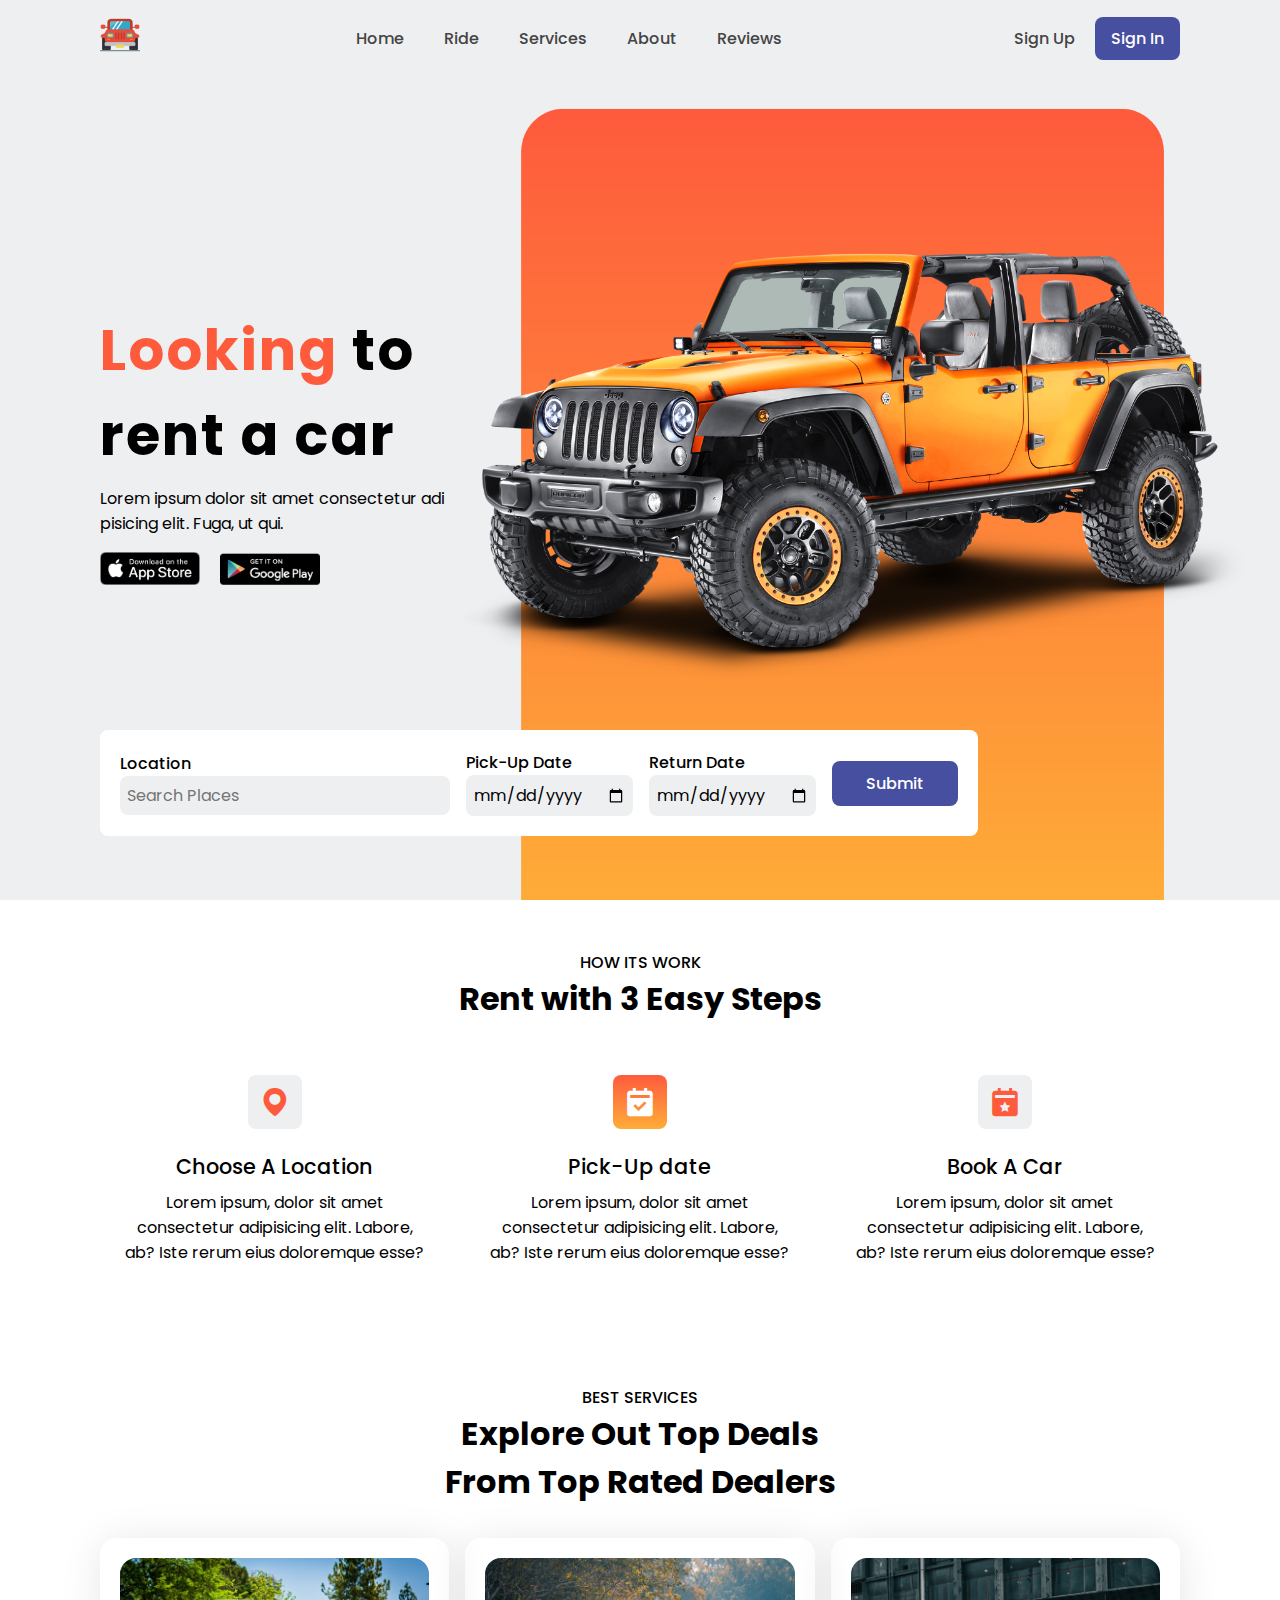
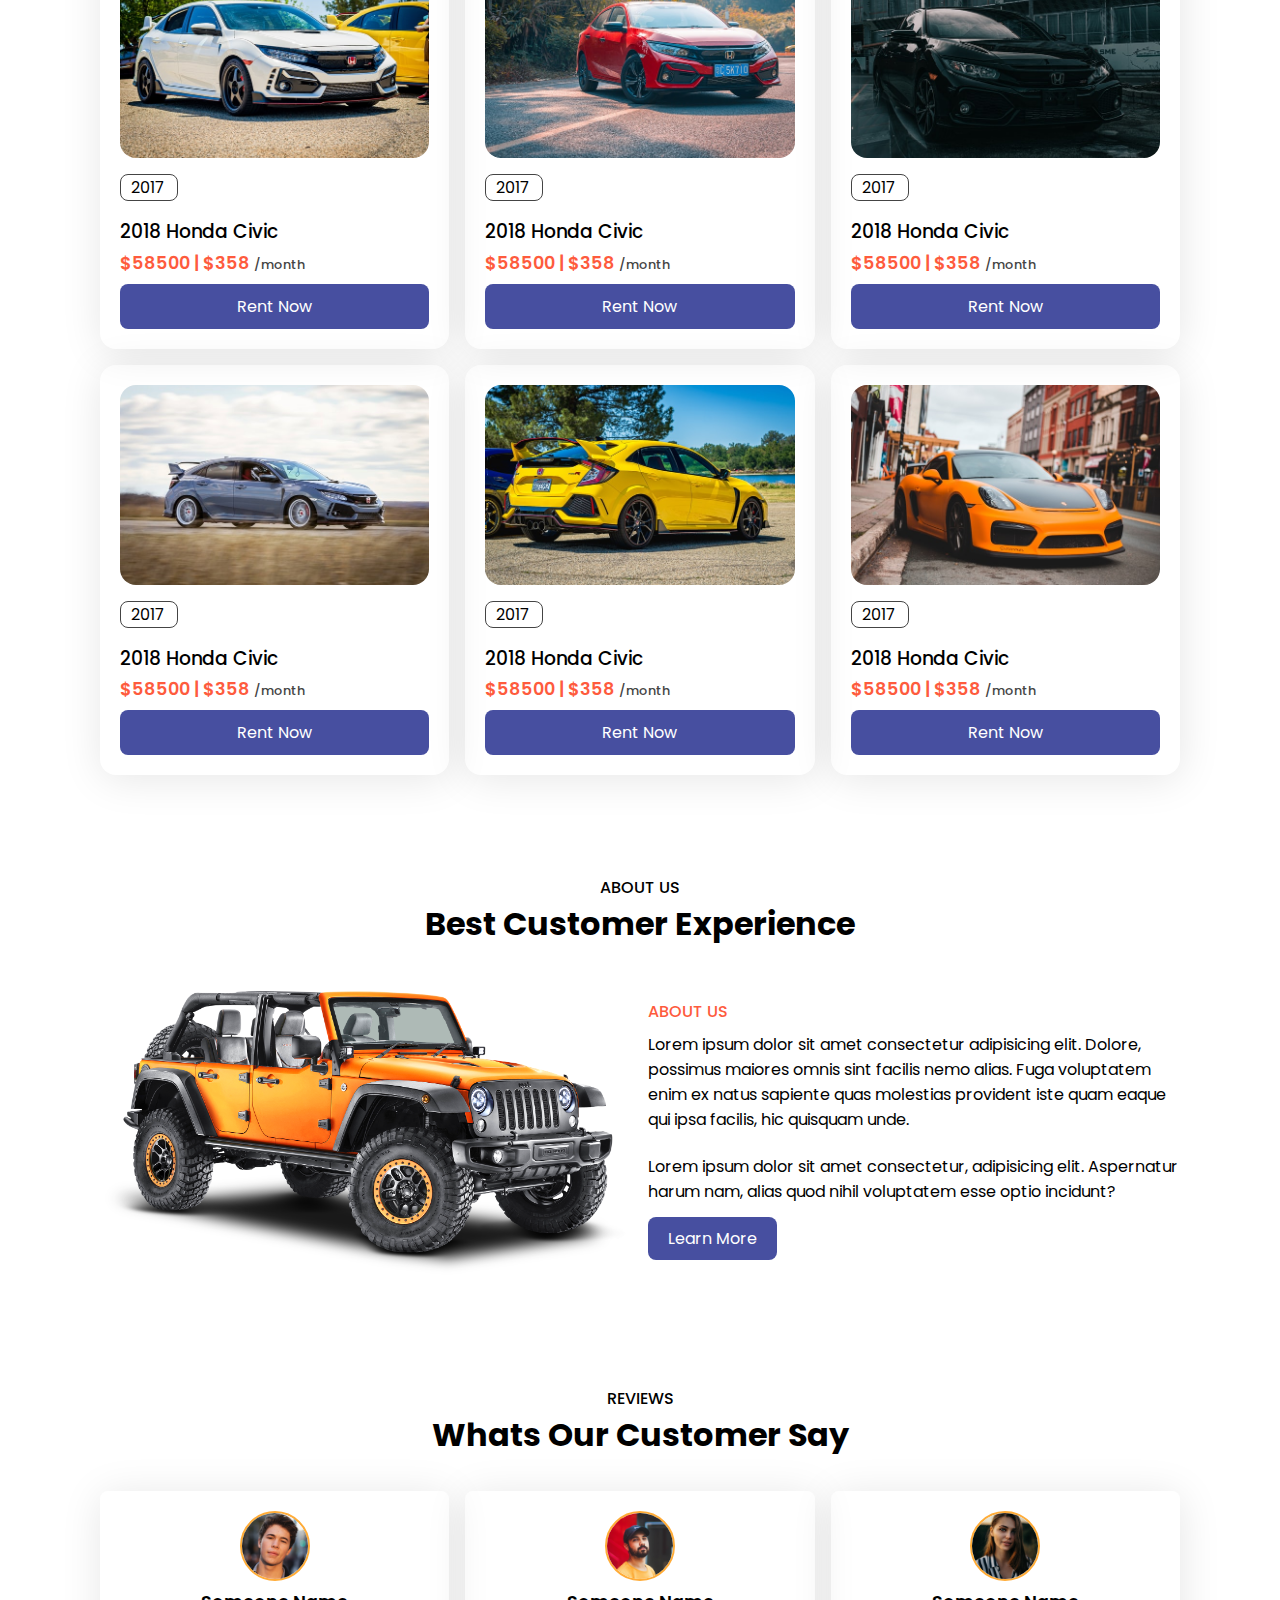
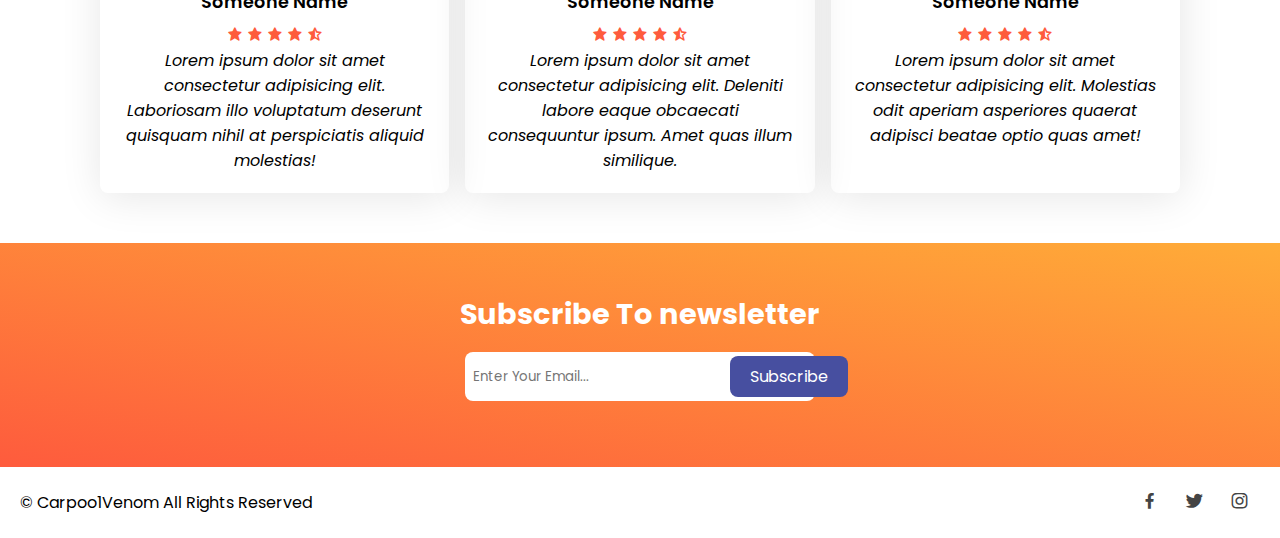
<file: index.html>
<!DOCTYPE html>
<html lang="en">
<head>
    <meta charset="UTF-8">
    <meta name="viewport" content="width=device-width, initial-scale=1.0">
    <title>Car Rental Website</title>
    <link rel="stylesheet" href="style.css">
    <link rel="stylesheet"
    href="https://cdn.jsdelivr.net/npm/boxicons@latest/css/boxicons.min.css">
</head>
<body>
    <header>
        <a href="#" class="logo"><img src="./asset/Images/jeep.png" alt=""></a>

        <div class="bx bx-menu" id="menu-icon"></div>

        <ul class="navbar">
            <li><a href="#home">Home</a></li>
            <li><a href="#ride">Ride</a></li>
            <li><a href="#services">Services</a></li>
            <li><a href="#about">About</a></li>
            <li><a href="#reviews">Reviews</a></li>
        </ul>
        <div class="header-btn">
            <a href="#" class="sign-up">Sign Up</a>
            <a href="#" class="sign-in">Sign In</a>
        </div>
    </header>
    <section class="home" id="home">
        <div class="text">
            <h1><span>Looking</span> to <br>rent a car</h1>
            <p>Lorem ipsum dolor sit amet consectetur adi <br> pisicing elit. Fuga, ut qui.</p>
            <div class="app-stores">
                <img src="./asset/Images/ios.png" alt="">
                <img src="./asset/Images/512x512.png" alt="">
            </div>
        </div>

        <div class="form-container">
            <form action="">
                <div class="input-box">
                    <span>Location</span>
                    <input type="search" name="" id="" placeholder="Search Places">
                </div>
                <div class="input-box">
                    <span>Pick-Up Date</span>
                    <input type="date" name="" id="">
                </div>
                <div class="input-box">
                    <span>Return Date</span>
                    <input type="date" name="" id=""> 
                </div>
                <input type="submit" name="" id="" class="btn">
            </form>
        </div>
    </section>
    <section class="ride" id="ride">
        <div class="heading">
            <span>How Its Work</span>
            <h1>Rent with 3 Easy Steps</h1>
        </div>
        <div class="ride-container">
            <div class="box">
                <i class='bx bxs-map'></i>
                <h2>Choose A Location</h2>
                <p>Lorem ipsum, dolor sit amet consectetur adipisicing elit. Labore, ab? Iste rerum eius doloremque esse?</p>
            </div>
            <div class="box">
                <i class='bx bxs-calendar-check'></i>
                <h2>Pick-Up date</h2>
                <p>Lorem ipsum, dolor sit amet consectetur adipisicing elit. Labore, ab? Iste rerum eius doloremque esse?</p>
            </div>
            <div class="box">
                <i class='bx bxs-calendar-star'></i>
                <h2>Book A Car</h2>
                <p>Lorem ipsum, dolor sit amet consectetur adipisicing elit. Labore, ab? Iste rerum eius doloremque esse?</p>
            </div>
        </div>
    </section>
    <section class="services" id="services">
        <div class="heading">
            <span>Best Services</span>
            <h1>Explore Out Top Deals <br> From Top Rated  Dealers</h1>
        </div>
        <div class="services-container">
            <div class="box">
                <div class="box-img">
                    <img src="./asset/Images/car1.jpg" alt="">
                </div>
                <p>2017</p>
                <h3>2018 Honda Civic</h3>
                <h2>$58500 | $358 <span>/month</span></h2>
                <a href="#" class="btn">Rent Now</a>
            </div>
            <div class="box">
                <div class="box-img">
                    <img src="./asset/Images/car2.jpg" alt="">
                </div>
                <p>2017</p>
                <h3>2018 Honda Civic</h3>
                <h2>$58500 | $358 <span>/month</span></h2>
                <a href="#" class="btn">Rent Now</a>
            </div>
            <div class="box">
                <div class="box-img">
                    <img src="./asset/Images/car3.jpg" alt="">
                </div>
                <p>2017</p>
                <h3>2018 Honda Civic</h3>
                <h2>$58500 | $358 <span>/month</span></h2>
                <a href="#" class="btn">Rent Now</a>
            </div>
            <div class="box">
                <div class="box-img">
                    <img src="./asset/Images/car4.jpg" alt="">
                </div>
                <p>2017</p>
                <h3>2018 Honda Civic</h3>
                <h2>$58500 | $358 <span>/month</span></h2>
                <a href="#" class="btn">Rent Now</a>
            </div>
            <div class="box">
                <div class="box-img">
                    <img src="./asset/Images/car5.jpg" alt="">
                </div>
                <p>2017</p>
                <h3>2018 Honda Civic</h3>
                <h2>$58500 | $358 <span>/month</span></h2>
                <a href="#" class="btn">Rent Now</a>
            </div>
            <div class="box">
                <div class="box-img">
                    <img src="./asset/Images/car6.jpg" alt="">
                </div>
                <p>2017</p>
                <h3>2018 Honda Civic</h3>
                <h2>$58500 | $358 <span>/month</span></h2>
                <a href="#" class="btn">Rent Now</a>
            </div>
        </div>
    </section>
    <section class="about" id="about">
        <div class="heading">
            <span>About Us</span>
            <h1>Best Customer Experience</h1>
        </div>
        <div class="about-container">
            <div class="about-img">
                <img src="./asset/Images/about.png" alt="">
            </div>
            <div class="about-text">
                <span>About Us</span>
                <p>Lorem ipsum dolor sit amet consectetur adipisicing elit. Dolore, possimus maiores omnis sint facilis nemo alias. Fuga voluptatem enim ex natus sapiente quas molestias provident iste quam eaque qui ipsa facilis, hic quisquam unde.</p>
                <p>Lorem ipsum dolor sit amet consectetur, adipisicing elit. Aspernatur harum nam, alias quod nihil voluptatem esse optio incidunt?</p>
                <a href="#" class="btn">Learn More</a>
            </div>
        </div>
    </section>
    <section class="reviews" id="reviews">
        <div class="heading">
            <span>Reviews</span>
            <h1>Whats Our Customer Say</h1>
        </div>
        <div class="reviews-container">
            <div class="box">
                <div class="rev-img">
                    <img src="./asset/Images/rev1.jpg" alt="">
                </div>
                <h2>Someone Name</h2>
                <div class="stars">
                    <i class='bx bxs-star' ></i>
                    <i class='bx bxs-star' ></i>
                    <i class='bx bxs-star' ></i>
                    <i class='bx bxs-star' ></i>
                    <i class='bx bxs-star-half' ></i>
                </div>
                <p>Lorem ipsum dolor sit amet consectetur adipisicing elit. Laboriosam illo voluptatum deserunt quisquam nihil at perspiciatis aliquid molestias!</p>
            </div>
            <div class="box">
                <div class="rev-img">
                    <img src="./asset/Images/rev2.jpg" alt="">
                </div>
                <h2>Someone Name</h2>
                <div class="stars">
                    <i class='bx bxs-star' ></i>
                    <i class='bx bxs-star' ></i>
                    <i class='bx bxs-star' ></i>
                    <i class='bx bxs-star' ></i>
                    <i class='bx bxs-star-half' ></i>
                </div>
                <p>Lorem ipsum dolor sit amet consectetur adipisicing elit. Deleniti labore eaque obcaecati consequuntur ipsum. Amet quas illum similique.</p>
            </div>
            <div class="box">
                <div class="rev-img">
                    <img src="./asset/Images/rev3.jpg" alt="">
                </div>
                <h2>Someone Name</h2>
                <div class="stars">
                    <i class='bx bxs-star' ></i>
                    <i class='bx bxs-star' ></i>
                    <i class='bx bxs-star' ></i>
                    <i class='bx bxs-star' ></i>
                    <i class='bx bxs-star-half' ></i>
                </div>
                <p>Lorem ipsum dolor sit amet consectetur adipisicing elit. Molestias odit aperiam asperiores quaerat adipisci beatae optio quas amet!</p>
            </div>
        </div>
    </section>
    <section class="newsletter">
        <h2>Subscribe To newsletter</h2>
        <div class="box">
            <input type="text" placeholder="Enter Your Email...">
            <a href="#" class="btn">Subscribe</a>
        </div>
    </section>
    <div class="copyright">
        <p>&#169; Carpoo1Venom All Rights Reserved</p>
        <div class="social">
            <a href="#"><i class='bx bxl-facebook' ></i></a>
            <a href="#"><i class='bx bxl-twitter' ></i></a>
            <a href="#"><i class='bx bxl-instagram' ></i></a>
        </div>
    </div>
    <script src="script.js"></script>
</body>
</html>
</file>
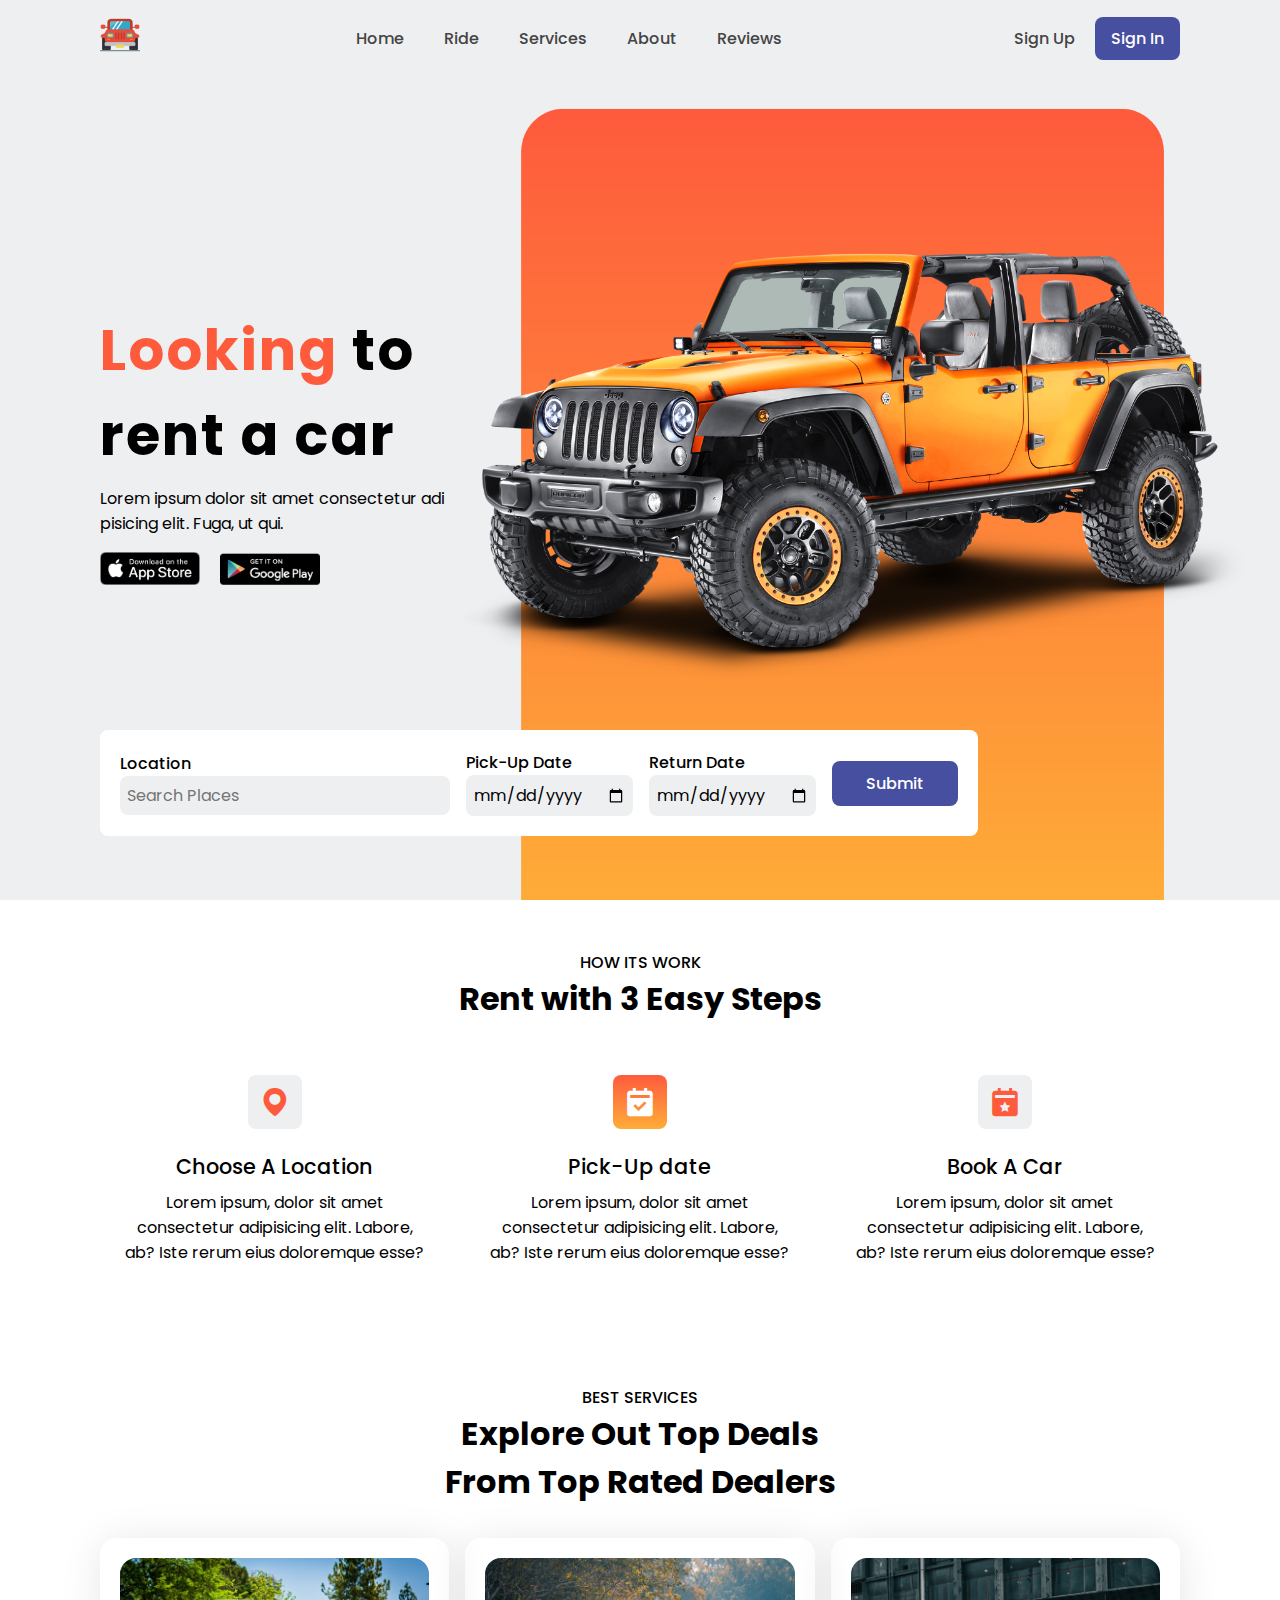
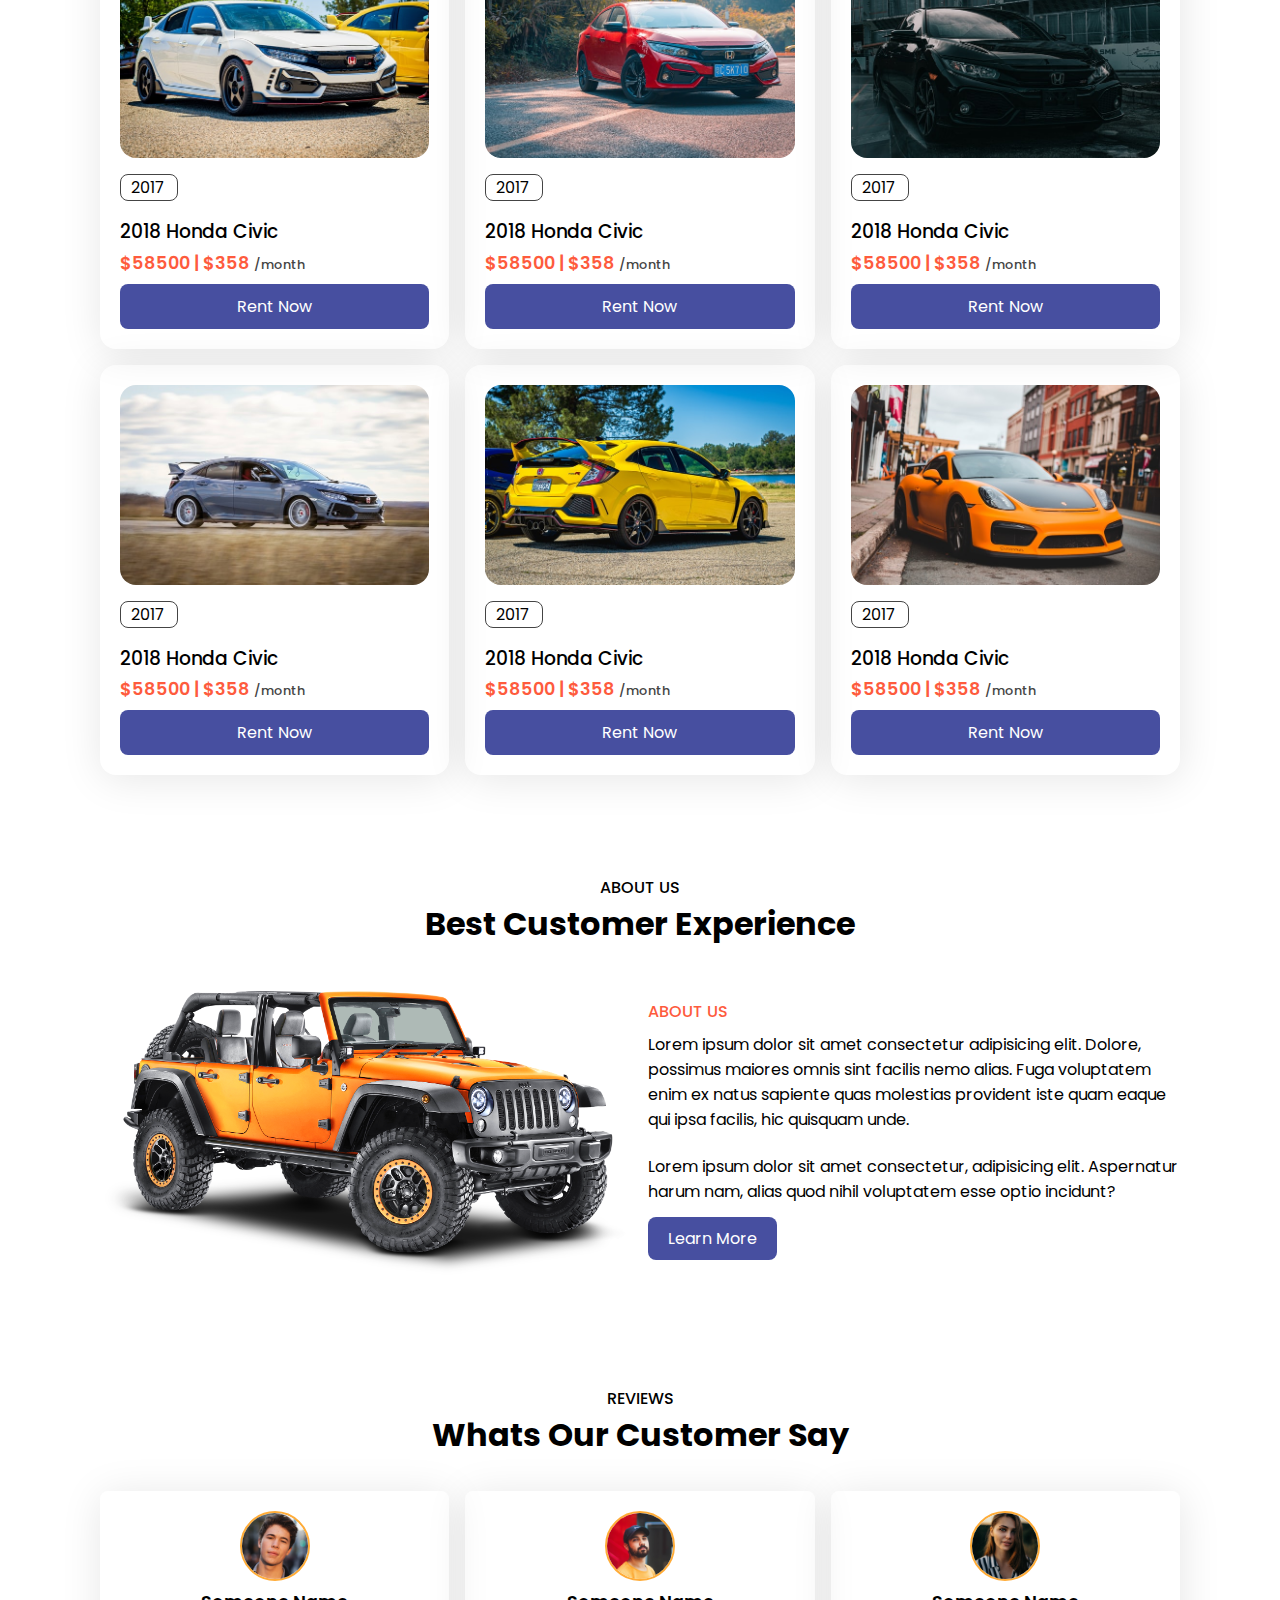
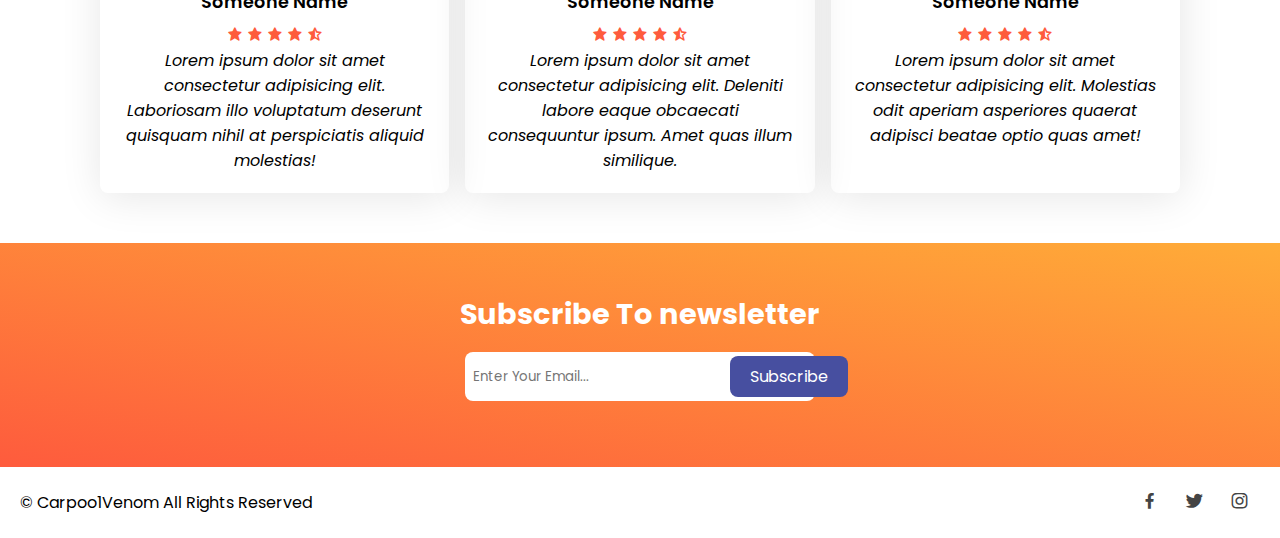
<file: html/index.html>
<!DOCTYPE html>
<html lang="en">
<head>
    <meta charset="UTF-8">
    <meta name="viewport" content="width=device-width, initial-scale=1.0">
    <title>Car Rental Website</title>
    <link rel="stylesheet" href="../style/style.css">
    <link rel="stylesheet"
    href="https://cdn.jsdelivr.net/npm/boxicons@latest/css/boxicons.min.css">
</head>
<body>
    <header>
        <a href="#" class="logo"><img src="../asset/Images/jeep.png" alt=""></a>

        <div class="bx bx-menu" id="menu-icon"></div>

        <ul class="navbar">
            <li><a href="#home">Home</a></li>
            <li><a href="#ride">Ride</a></li>
            <li><a href="#services">Services</a></li>
            <li><a href="#about">About</a></li>
            <li><a href="#reviews">Reviews</a></li>
        </ul>
        <div class="header-btn">
            <a href="#" class="sign-up">Sign Up</a>
            <a href="#" class="sign-in">Sign In</a>
        </div>
    </header>
    <section class="home" id="home">
        <div class="text">
            <h1><span>Looking</span> to <br>rent a car</h1>
            <p>Lorem ipsum dolor sit amet consectetur adi <br> pisicing elit. Fuga, ut qui.</p>
            <div class="app-stores">
                <img src="../asset/Images/ios.png" alt="">
                <img src="../asset/Images/512x512.png" alt="">
            </div>
        </div>

        <div class="form-container">
            <form action="">
                <div class="input-box">
                    <span>Location</span>
                    <input type="search" name="" id="" placeholder="Search Places">
                </div>
                <div class="input-box">
                    <span>Pick-Up Date</span>
                    <input type="date" name="" id="">
                </div>
                <div class="input-box">
                    <span>Return Date</span>
                    <input type="date" name="" id=""> 
                </div>
                <input type="submit" name="" id="" class="btn">
            </form>
        </div>
    </section>
    <section class="ride" id="ride">
        <div class="heading">
            <span>How Its Work</span>
            <h1>Rent with 3 Easy Steps</h1>
        </div>
        <div class="ride-container">
            <div class="box">
                <i class='bx bxs-map'></i>
                <h2>Choose A Location</h2>
                <p>Lorem ipsum, dolor sit amet consectetur adipisicing elit. Labore, ab? Iste rerum eius doloremque esse?</p>
            </div>
            <div class="box">
                <i class='bx bxs-calendar-check'></i>
                <h2>Pick-Up date</h2>
                <p>Lorem ipsum, dolor sit amet consectetur adipisicing elit. Labore, ab? Iste rerum eius doloremque esse?</p>
            </div>
            <div class="box">
                <i class='bx bxs-calendar-star'></i>
                <h2>Book A Car</h2>
                <p>Lorem ipsum, dolor sit amet consectetur adipisicing elit. Labore, ab? Iste rerum eius doloremque esse?</p>
            </div>
        </div>
    </section>
    <section class="services" id="services">
        <div class="heading">
            <span>Best Services</span>
            <h1>Explore Out Top Deals <br> From Top Rated  Dealers</h1>
        </div>
        <div class="services-container">
            <div class="box">
                <div class="box-img">
                    <img src="../asset/Images/car1.jpg" alt="">
                </div>
                <p>2017</p>
                <h3>2018 Honda Civic</h3>
                <h2>$58500 | $358 <span>/month</span></h2>
                <a href="#" class="btn">Rent Now</a>
            </div>
            <div class="box">
                <div class="box-img">
                    <img src="../asset/Images/car2.jpg" alt="">
                </div>
                <p>2017</p>
                <h3>2018 Honda Civic</h3>
                <h2>$58500 | $358 <span>/month</span></h2>
                <a href="#" class="btn">Rent Now</a>
            </div>
            <div class="box">
                <div class="box-img">
                    <img src="../asset/Images/car3.jpg" alt="">
                </div>
                <p>2017</p>
                <h3>2018 Honda Civic</h3>
                <h2>$58500 | $358 <span>/month</span></h2>
                <a href="#" class="btn">Rent Now</a>
            </div>
            <div class="box">
                <div class="box-img">
                    <img src="../asset/Images/car4.jpg" alt="">
                </div>
                <p>2017</p>
                <h3>2018 Honda Civic</h3>
                <h2>$58500 | $358 <span>/month</span></h2>
                <a href="#" class="btn">Rent Now</a>
            </div>
            <div class="box">
                <div class="box-img">
                    <img src="../asset/Images/car5.jpg" alt="">
                </div>
                <p>2017</p>
                <h3>2018 Honda Civic</h3>
                <h2>$58500 | $358 <span>/month</span></h2>
                <a href="#" class="btn">Rent Now</a>
            </div>
            <div class="box">
                <div class="box-img">
                    <img src="../asset/Images/car6.jpg" alt="">
                </div>
                <p>2017</p>
                <h3>2018 Honda Civic</h3>
                <h2>$58500 | $358 <span>/month</span></h2>
                <a href="#" class="btn">Rent Now</a>
            </div>
        </div>
    </section>
    <section class="about" id="about">
        <div class="heading">
            <span>About Us</span>
            <h1>Best Customer Experience</h1>
        </div>
        <div class="about-container">
            <div class="about-img">
                <img src="../asset/Images/about.png" alt="">
            </div>
            <div class="about-text">
                <span>About Us</span>
                <p>Lorem ipsum dolor sit amet consectetur adipisicing elit. Dolore, possimus maiores omnis sint facilis nemo alias. Fuga voluptatem enim ex natus sapiente quas molestias provident iste quam eaque qui ipsa facilis, hic quisquam unde.</p>
                <p>Lorem ipsum dolor sit amet consectetur, adipisicing elit. Aspernatur harum nam, alias quod nihil voluptatem esse optio incidunt?</p>
                <a href="#" class="btn">Learn More</a>
            </div>
        </div>
    </section>
    <section class="reviews" id="reviews">
        <div class="heading">
            <span>Reviews</span>
            <h1>Whats Our Customer Say</h1>
        </div>
        <div class="reviews-container">
            <div class="box">
                <div class="rev-img">
                    <img src="../asset/Images/rev1.jpg" alt="">
                </div>
                <h2>Someone Name</h2>
                <div class="stars">
                    <i class='bx bxs-star' ></i>
                    <i class='bx bxs-star' ></i>
                    <i class='bx bxs-star' ></i>
                    <i class='bx bxs-star' ></i>
                    <i class='bx bxs-star-half' ></i>
                </div>
                <p>Lorem ipsum dolor sit amet consectetur adipisicing elit. Laboriosam illo voluptatum deserunt quisquam nihil at perspiciatis aliquid molestias!</p>
            </div>
            <div class="box">
                <div class="rev-img">
                    <img src="../asset/Images/rev2.jpg" alt="">
                </div>
                <h2>Someone Name</h2>
                <div class="stars">
                    <i class='bx bxs-star' ></i>
                    <i class='bx bxs-star' ></i>
                    <i class='bx bxs-star' ></i>
                    <i class='bx bxs-star' ></i>
                    <i class='bx bxs-star-half' ></i>
                </div>
                <p>Lorem ipsum dolor sit amet consectetur adipisicing elit. Deleniti labore eaque obcaecati consequuntur ipsum. Amet quas illum similique.</p>
            </div>
            <div class="box">
                <div class="rev-img">
                    <img src="../asset/Images/rev3.jpg" alt="">
                </div>
                <h2>Someone Name</h2>
                <div class="stars">
                    <i class='bx bxs-star' ></i>
                    <i class='bx bxs-star' ></i>
                    <i class='bx bxs-star' ></i>
                    <i class='bx bxs-star' ></i>
                    <i class='bx bxs-star-half' ></i>
                </div>
                <p>Lorem ipsum dolor sit amet consectetur adipisicing elit. Molestias odit aperiam asperiores quaerat adipisci beatae optio quas amet!</p>
            </div>
        </div>
    </section>
    <section class="newsletter">
        <h2>Subscribe To newsletter</h2>
        <div class="box">
            <input type="text" placeholder="Enter Your Email...">
            <a href="#" class="btn">Subscribe</a>
        </div>
    </section>
    <div class="copyright">
        <p>&#169; Carpoo1Venom All Rights Reserved</p>
        <div class="social">
            <a href="#"><i class='bx bxl-facebook' ></i></a>
            <a href="#"><i class='bx bxl-twitter' ></i></a>
            <a href="#"><i class='bx bxl-instagram' ></i></a>
        </div>
    </div>
    <script src="../script/script.js"></script>
</body>
</html>
</file>
<file: style.css>
@import url('https://fonts.googleapis.com/css2?family=Poppins:ital,wght@0,100;0,200;0,300;0,400;0,500;0,600;0,700;0,800;0,900;1,100;1,200;1,300;1,400;1,500;1,600;1,700;1,800;1,900&display=swap');
*{
    margin: 0;
    padding: 0;
    box-sizing: border-box;
    scroll-padding-top: 2rem;
    scroll-behavior: smooth;
    list-style: none;
    text-decoration: none;
    font-family: "Poppins", sans-serif;
}
:root{
    --main-color: #fe5b3d;
    --second-color: #ffac38;
    --text-color: #444;
    --gradientt: linear-gradient(#fe5b3d, #ffac38);
}
html::-webkit-scrollbar{
    width: 0.5rem;
}
html::-webkit-scrollbar-track {
    background: transparent;
}
html::-webkit-scrollbar-thumb {
    background: var(--main-color);
    border-radius: 5rem;
}
section{
    padding: 50px 100px;
}
header{
    position: fixed;
    width: 100%;
    top: 0;
    right: 0;
    z-index: 1000;
    display: flex;
    align-items: center;
    justify-content: space-between;
    background: #eeeff1;
    padding: 15px 100px;
}
.logo img{
    width: 40px;
}
.navbar{
    display: flex;
}
.navbar li{
    position: relative;
}
.navbar a{
    font-size: 1rem;
    padding: 10px 20px;
    color: var(--text-color);
    font-weight: 500;
}
.navbar a::after{
    content:"";
    width: 0%;
    height: 3px;
    background: var(--gradientt);
    position: absolute;
    bottom: -4px;
    left: 0;
    transition: 0.5s;
}
.navbar a:hover::after {
    width: 100%;
}
#menu-icon{
    font-size: 24px;
    cursor: pointer;
    z-index: 10001;
    display: none;
}
.header-btn a{
    padding: 10px 16px;
    color: var(--text-color);
    font-weight: 500;
}
.header-btn .sign-in{
    background: #474fa0;
    color: #FFF;
    border-radius: 0.5rem;
}
.header-btn .sign-in:hover{
    background: var(--main-color);
}
.home{
    width: 100%;
    min-height: 100vh;
    position: relative;
    background: url("./asset/Images/Car\ Website\ –\ 1@2x.png");
    background-repeat: no-repeat;
    background-position: center right;
    background-size: cover;
    display: grid;
    align-items: center;
    grid-template-columns: repeat(2, 1fr);
}
.text h1{
    font-size: 3.5rem;
    letter-spacing: 2px;
}
.text span{
    color: var(--main-color);
}
.text p{
    margin: 00.5rem 0 1rem;
}
.pp-stores {
    display: flex;
}
.app-stores img{
    width: 100px;
    margin-right: 1rem;
    cursor: pointer;
}
.form-container form{
    display: flex;
    flex-wrap: wrap;
    align-items: center;
    gap: 1rem;
    position: absolute;
    bottom: 4rem;
    left: 100px;
    background: #fff;
    padding: 20px;
    border-radius: 0.5rem;
}
.input-box{
    flex: 1 1 7rem;
    display: flex;
    flex-direction: column;
}
.input-box span{
    font-weight: 500;
}
.input-box input{
    padding: 7px;
    outline: none;
    border: none;
    background: #eeeff1;
    border-radius: 0.5rem;
    font-size: 1rem;
}
.form-container form .btn{
    flex: 1 1 7rem;
    padding: 10px 34px;
    border: none;
    border-radius: 0.5rem;
    background: #474fa0;
    color: #fff;
    font-size: 1rem;
    font-weight: 500;
}
.form-container form .btn:hover {
    background: var(--main-color);
}
.heading{
    text-align: center;
}
.heading span{
    font-weight: 500;
    text-transform: uppercase;
}
.heading h1{
    font-size: 2rem;
}
.ride-container{
    display: grid;
    align-items: center;
    grid-template-columns: repeat(auto-fit,minmax(250px,auto));
    gap: 1rem;
   margin-top: 2rem; 
}
.ride-container .box{
    text-align: center;
    padding: 20px;
}
.ride-container .box .bx{
    font-size: 34px;
    padding: 10px;
    background: #eeeff1;
    border-radius: 0.5rem;
    color: var(--main-color);
}
.ride-container .box h2{
    font-size: 1.3rem;
    font-weight: 500;
    margin: 1.4rem 0 0.5rem;
}
.ride-container .box .bx:hover, 
.ride-container .box .bxs-calendar-check {
    background: var(--gradientt);
    color: #fff;
}
.services-container {
    display: grid;
    grid-template-columns: repeat(auto-fit, minmax(340px, auto));
    gap: 1rem;
    margin-top: 2rem;
}
.services-container .box {
    padding: 20px;
    border-radius: 1rem;
    box-shadow: 1px 4px 41px rgba(0, 0, 0, 0.1);
}
.services-container .box .box-img {
    width: 100%;
    height: 200px;
}
.services-container .box .box-img img{
    width: 100%;
    height: 100%;
    border-radius: 1rem;
    object-fit: cover;
    object-position: center;
}
.services-container .box p{
    padding: 0 10px;
    border: 1px solid var(--text-color);
    width: 58px;
    border-radius: 0.5rem;
    margin: 1rem 0 1rem;
}
.services-container .box h3 {
    font-weight: 500;
}
.services-container .box h2{
    font-size: 1.1rem;
    font-weight: 600;
    color: var(--main-color);
    margin: 0.2rem 0 0.5rem;
}
.services-container .box h2 span{
    font-size: 0.8rem;
    font-weight: 500;
    color: var(--text-color);
}
.services-container .box .btn{
    display: flex;
    justify-content: center;
    background: #474fa0;
    color: #fff;
    padding: 10px;
    border-radius: 0.5rem;
}
.services-container .box .btn:hover{
    background: var(--main-color);
}
.about-container{
    display: grid;
    grid-template-columns: repeat(2,1fr);
    margin-top: 2rem;
    align-items: center;
    gap: 1rem;
    margin-top: 1rem;
}
.about-img img{
    width: 100%;
}
.about-text span{
    font-weight: 500;
    color: var(--main-color);
    text-transform: uppercase;
}
.about-text p{
    margin: 0.5rem 0 1.4rem;
}
.about-text .btn{
    padding: 10px 20px;
    background: #474fa0;
    color: #fff;
    border-radius: 0.5rem;
}
.about-text .btn:hover{
    background: var(--main-color);
}
.reviews-container{
    display: grid;
    grid-template-columns: repeat(auto-fit,minmax(250px,auto));
    gap: 1rem;
    margin-top: 2rem;
}
.rev-img {
    width: 70px;
    height: 70px;
}
.rev-img img{
    width: 100%;
    height: 100%;
    border-radius: 50%;
    object-fit: cover;
    object-position: center;
    border: 2px solid var(--second-color);
}
.reviews-container .box{
    display: flex;
    flex-direction: column;
    align-items: center;
    text-align: center;
    padding: 20px;
    box-shadow: 1px 4px 41px rgba(0, 0, 0, 0.1);
    border-radius: 0.5rem;
}
.reviews-container .box h2{
    font-size: 1.1rem;
    font-weight: 600;
    margin: 0.5rem 0 0.5rem;
}
.reviews-container .box p{
    font-style: italic;
}
.reviews-container .box .stars .bx{
    color: var(--main-color);
}
.newsletter{
    background: linear-gradient(to top right, #fe5b3d,#ffac38);
    display: flex;
    flex-direction: column;
    align-items: center;
}
.newsletter h2{
    color: #fff;
    font-size: 1.8rem;
}
.newsletter .box{
    margin: 1rem;
    background: #fff;
    border-radius: 0.5rem;
    padding: 4px 8px;
    width: 350px;
    display: flex;
    justify-content: space-between;
}
.newsletter .box input{
    border: none;
    outline: none;
}
.newsletter .box .btn{
    background: #474fa0;
    color: #fff;
    padding: 8px 20px;
    border-radius: 0.5rem;
}
.copyright {
    padding: 20px;
    display: flex;
    justify-content: space-between;
    align-items: center;
}
.social a {
    color: #444;
    padding: 10px;
    font-size: 21px;
}
@media (max-width:991px){
    header{
        padding: 18px 40px;
    }
    section{
        padding: 50px 40px;
    }
}
@media (max-width: 881px) {
    .home{
        background-position: left;
    }
    .form-container form {
        bottom: 0.2rem;
        left: 40px;
    }
}
@media (max-width: 768px){
    header{
        padding: 11px 40px;
    }
    #menu-icon {
        display: initial;
    }
    .sign-up {
        display: none;
    }
    .text h1 {
        font-size: 2.5rem;
    }
    .home {
        grid-template-columns: 1fr;
    }
    .form-container form {
        position: unset;
    }
    .header .navbar {
        position: absolute;
        top: -500px;
        left: 0;
        right: 0;
        display: flex;
        flex-direction: column;
        background: #fff;
        box-shadow: 0 4px 4px rgba(0, 0, 0, 0.1);
        transition: 0.2s ease;
        text-align: left;
    }
    .navbar.active {
        top: 100%;
    }
    .navbar a {
        padding: 1rem;
        border-left: 2px solid var(--main-color);
        margin: 1rem;
        display: block;
    }
    .navbar a:hover {
        color: #fff;
        background: var(--main-color);
        border: none;
    }
    .navbar a::after {
        display: none;
    }
}
</file>
<file: style/style.css>
@import url('https://fonts.googleapis.com/css2?family=Poppins:ital,wght@0,100;0,200;0,300;0,400;0,500;0,600;0,700;0,800;0,900;1,100;1,200;1,300;1,400;1,500;1,600;1,700;1,800;1,900&display=swap');
*{
    margin: 0;
    padding: 0;
    box-sizing: border-box;
    scroll-padding-top: 2rem;
    scroll-behavior: smooth;
    list-style: none;
    text-decoration: none;
    font-family: "Poppins", sans-serif;
}
:root{
    --main-color: #fe5b3d;
    --second-color: #ffac38;
    --text-color: #444;
    --gradientt: linear-gradient(#fe5b3d, #ffac38);
}
html::-webkit-scrollbar{
    width: 0.5rem;
}
html::-webkit-scrollbar-track {
    background: transparent;
}
html::-webkit-scrollbar-thumb {
    background: var(--main-color);
    border-radius: 5rem;
}
section{
    padding: 50px 100px;
}
header{
    position: fixed;
    width: 100%;
    top: 0;
    right: 0;
    z-index: 1000;
    display: flex;
    align-items: center;
    justify-content: space-between;
    background: #eeeff1;
    padding: 15px 100px;
}
.logo img{
    width: 40px;
}
.navbar{
    display: flex;
}
.navbar li{
    position: relative;
}
.navbar a{
    font-size: 1rem;
    padding: 10px 20px;
    color: var(--text-color);
    font-weight: 500;
}
.navbar a::after{
    content:"";
    width: 0%;
    height: 3px;
    background: var(--gradientt);
    position: absolute;
    bottom: -4px;
    left: 0;
    transition: 0.5s;
}
.navbar a:hover::after {
    width: 100%;
}
#menu-icon{
    font-size: 24px;
    cursor: pointer;
    z-index: 10001;
    display: none;
}
.header-btn a{
    padding: 10px 16px;
    color: var(--text-color);
    font-weight: 500;
}
.header-btn .sign-in{
    background: #474fa0;
    color: #FFF;
    border-radius: 0.5rem;
}
.header-btn .sign-in:hover{
    background: var(--main-color);
}
.home{
    width: 100%;
    min-height: 100vh;
    position: relative;
    background: url("/asset/Images/Car\ Website\ –\ 1@2x.png");
    background-repeat: no-repeat;
    background-position: center right;
    background-size: cover;
    display: grid;
    align-items: center;
    grid-template-columns: repeat(2, 1fr);
}
.text h1{
    font-size: 3.5rem;
    letter-spacing: 2px;
}
.text span{
    color: var(--main-color);
}
.text p{
    margin: 00.5rem 0 1rem;
}
.pp-stores {
    display: flex;
}
.app-stores img{
    width: 100px;
    margin-right: 1rem;
    cursor: pointer;
}
.form-container form{
    display: flex;
    flex-wrap: wrap;
    align-items: center;
    gap: 1rem;
    position: absolute;
    bottom: 4rem;
    left: 100px;
    background: #fff;
    padding: 20px;
    border-radius: 0.5rem;
}
.input-box{
    flex: 1 1 7rem;
    display: flex;
    flex-direction: column;
}
.input-box span{
    font-weight: 500;
}
.input-box input{
    padding: 7px;
    outline: none;
    border: none;
    background: #eeeff1;
    border-radius: 0.5rem;
    font-size: 1rem;
}
.form-container form .btn{
    flex: 1 1 7rem;
    padding: 10px 34px;
    border: none;
    border-radius: 0.5rem;
    background: #474fa0;
    color: #fff;
    font-size: 1rem;
    font-weight: 500;
}
.form-container form .btn:hover {
    background: var(--main-color);
}
.heading{
    text-align: center;
}
.heading span{
    font-weight: 500;
    text-transform: uppercase;
}
.heading h1{
    font-size: 2rem;
}
.ride-container{
    display: grid;
    align-items: center;
    grid-template-columns: repeat(auto-fit,minmax(250px,auto));
    gap: 1rem;
   margin-top: 2rem; 
}
.ride-container .box{
    text-align: center;
    padding: 20px;
}
.ride-container .box .bx{
    font-size: 34px;
    padding: 10px;
    background: #eeeff1;
    border-radius: 0.5rem;
    color: var(--main-color);
}
.ride-container .box h2{
    font-size: 1.3rem;
    font-weight: 500;
    margin: 1.4rem 0 0.5rem;
}
.ride-container .box .bx:hover, 
.ride-container .box .bxs-calendar-check {
    background: var(--gradientt);
    color: #fff;
}
.services-container {
    display: grid;
    grid-template-columns: repeat(auto-fit, minmax(340px, auto));
    gap: 1rem;
    margin-top: 2rem;
}
.services-container .box {
    padding: 20px;
    border-radius: 1rem;
    box-shadow: 1px 4px 41px rgba(0, 0, 0, 0.1);
}
.services-container .box .box-img {
    width: 100%;
    height: 200px;
}
.services-container .box .box-img img{
    width: 100%;
    height: 100%;
    border-radius: 1rem;
    object-fit: cover;
    object-position: center;
}
.services-container .box p{
    padding: 0 10px;
    border: 1px solid var(--text-color);
    width: 58px;
    border-radius: 0.5rem;
    margin: 1rem 0 1rem;
}
.services-container .box h3 {
    font-weight: 500;
}
.services-container .box h2{
    font-size: 1.1rem;
    font-weight: 600;
    color: var(--main-color);
    margin: 0.2rem 0 0.5rem;
}
.services-container .box h2 span{
    font-size: 0.8rem;
    font-weight: 500;
    color: var(--text-color);
}
.services-container .box .btn{
    display: flex;
    justify-content: center;
    background: #474fa0;
    color: #fff;
    padding: 10px;
    border-radius: 0.5rem;
}
.services-container .box .btn:hover{
    background: var(--main-color);
}
.about-container{
    display: grid;
    grid-template-columns: repeat(2,1fr);
    margin-top: 2rem;
    align-items: center;
    gap: 1rem;
    margin-top: 1rem;
}
.about-img img{
    width: 100%;
}
.about-text span{
    font-weight: 500;
    color: var(--main-color);
    text-transform: uppercase;
}
.about-text p{
    margin: 0.5rem 0 1.4rem;
}
.about-text .btn{
    padding: 10px 20px;
    background: #474fa0;
    color: #fff;
    border-radius: 0.5rem;
}
.about-text .btn:hover{
    background: var(--main-color);
}
.reviews-container{
    display: grid;
    grid-template-columns: repeat(auto-fit,minmax(250px,auto));
    gap: 1rem;
    margin-top: 2rem;
}
.rev-img {
    width: 70px;
    height: 70px;
}
.rev-img img{
    width: 100%;
    height: 100%;
    border-radius: 50%;
    object-fit: cover;
    object-position: center;
    border: 2px solid var(--second-color);
}
.reviews-container .box{
    display: flex;
    flex-direction: column;
    align-items: center;
    text-align: center;
    padding: 20px;
    box-shadow: 1px 4px 41px rgba(0, 0, 0, 0.1);
    border-radius: 0.5rem;
}
.reviews-container .box h2{
    font-size: 1.1rem;
    font-weight: 600;
    margin: 0.5rem 0 0.5rem;
}
.reviews-container .box p{
    font-style: italic;
}
.reviews-container .box .stars .bx{
    color: var(--main-color);
}
.newsletter{
    background: linear-gradient(to top right, #fe5b3d,#ffac38);
    display: flex;
    flex-direction: column;
    align-items: center;
}
.newsletter h2{
    color: #fff;
    font-size: 1.8rem;
}
.newsletter .box{
    margin: 1rem;
    background: #fff;
    border-radius: 0.5rem;
    padding: 4px 8px;
    width: 350px;
    display: flex;
    justify-content: space-between;
}
.newsletter .box input{
    border: none;
    outline: none;
}
.newsletter .box .btn{
    background: #474fa0;
    color: #fff;
    padding: 8px 20px;
    border-radius: 0.5rem;
}
.copyright {
    padding: 20px;
    display: flex;
    justify-content: space-between;
    align-items: center;
}
.social a {
    color: #444;
    padding: 10px;
    font-size: 21px;
}
@media (max-width:991px){
    header{
        padding: 18px 40px;
    }
    section{
        padding: 50px 40px;
    }
}
@media (max-width: 881px) {
    .home{
        background-position: left;
    }
    .form-container form {
        bottom: 0.2rem;
        left: 40px;
    }
}
@media (max-width: 768px){
    header{
        padding: 11px 40px;
    }
    #menu-icon {
        display: initial;
    }
    .sign-up {
        display: none;
    }
    .text h1 {
        font-size: 2.5rem;
    }
    .home {
        grid-template-columns: 1fr;
    }
    .form-container form {
        position: unset;
    }
    .header .navbar {
        position: absolute;
        top: -500px;
        left: 0;
        right: 0;
        display: flex;
        flex-direction: column;
        background: #fff;
        box-shadow: 0 4px 4px rgba(0, 0, 0, 0.1);
        transition: 0.2s ease;
        text-align: left;
    }
    .navbar.active {
        top: 100%;
    }
    .navbar a {
        padding: 1rem;
        border-left: 2px solid var(--main-color);
        margin: 1rem;
        display: block;
    }
    .navbar a:hover {
        color: #fff;
        background: var(--main-color);
        border: none;
    }
    .navbar a::after {
        display: none;
    }
}
</file>
